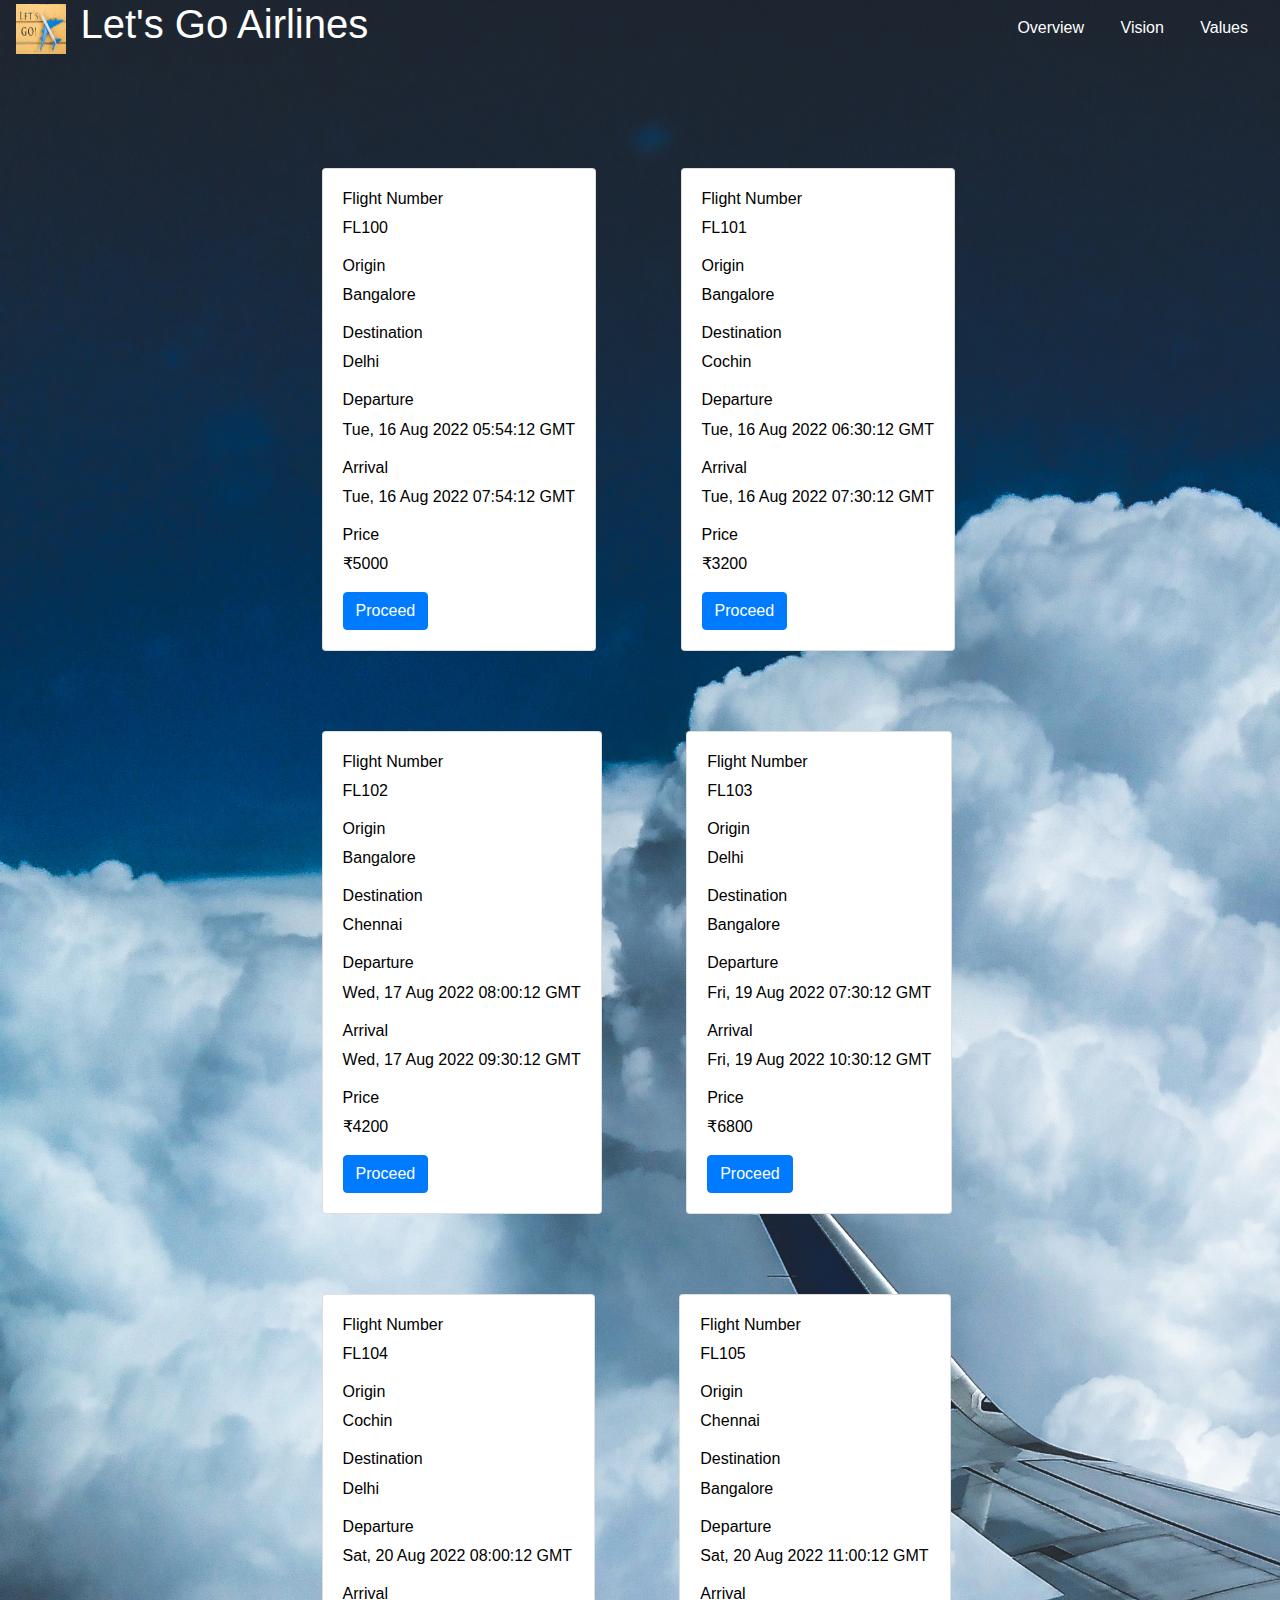
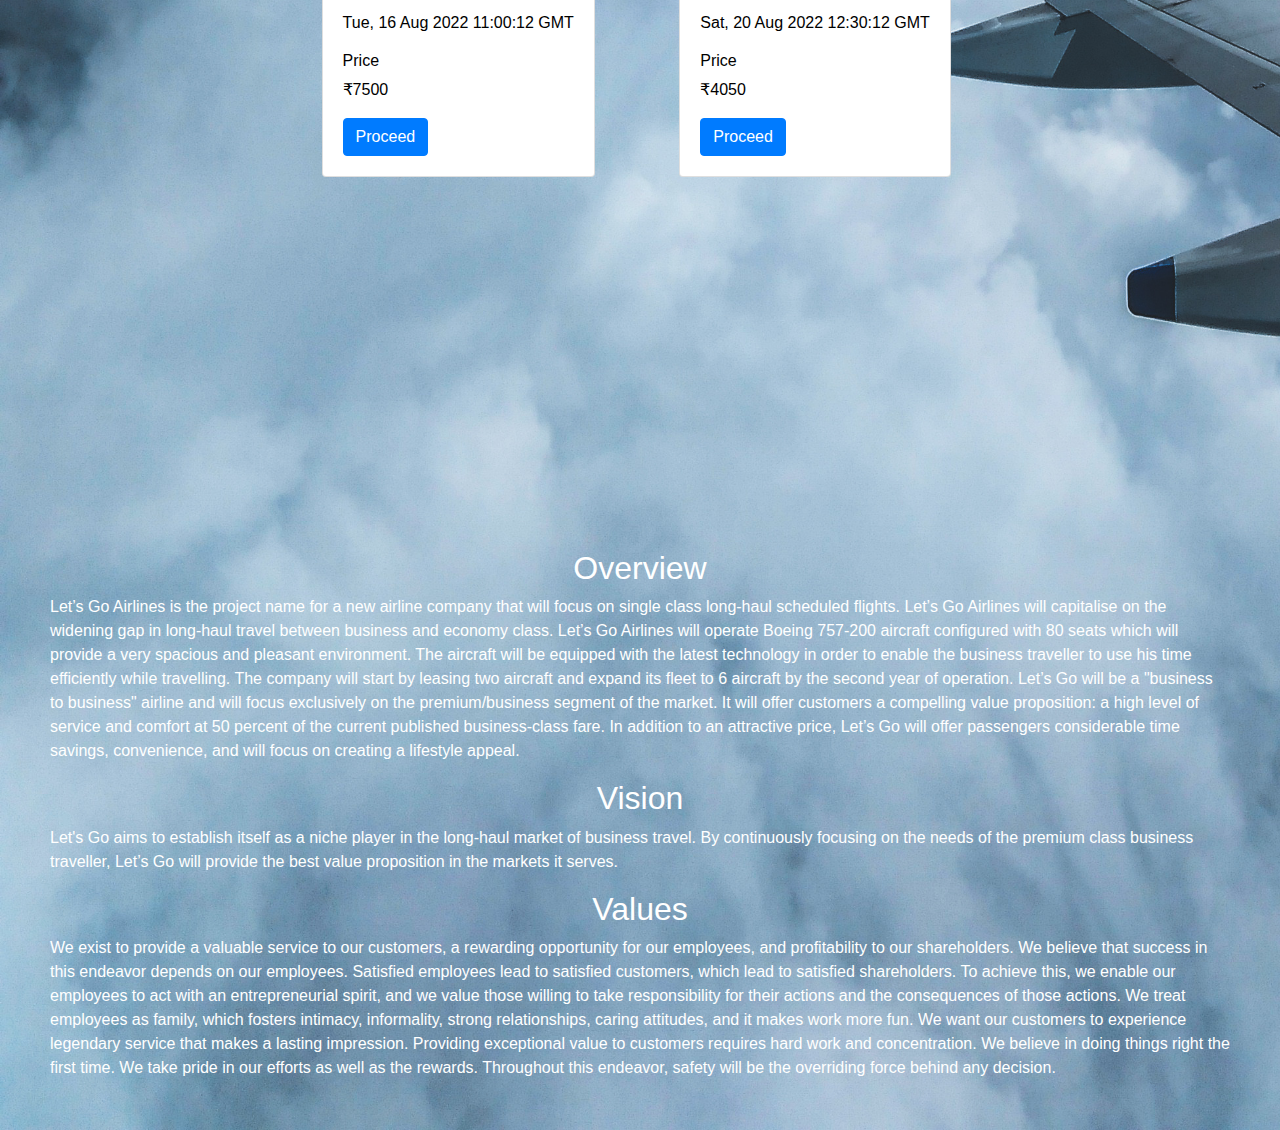
<file: index.html>
<!DOCTYPE html>
<html>
<head>
    <title>Let's Go Airlines</title>
    <link rel="Stylesheet" href="homepage.css"   />
    <link rel="stylesheet" href="https://cdn.jsdelivr.net/npm/bootstrap@4.0.0/dist/css/bootstrap.min.css" integrity="sha384-Gn5384xqQ1aoWXA+058RXPxPg6fy4IWvTNh0E263XmFcJlSAwiGgFAW/dAiS6JXm" crossorigin="anonymous">
</head>

<body>
    <header class="site-header" >
              
        <img id="logo" src="/images/image3.jpg";
        alt="Logo"/>
        <h1 id="siteName">Let's Go Airlines</h1>
      
            <ul id="navbar">
                <li><a href="#One">Overview</a></li>
                <li><a href="#Two">Vision</a></li>
                <li><a href="#Three">Values</a></li>
            </ul>
    </header>

    <main>       
   
    <div class="box">
        <div class="row-row-cols-1 row-cols-md-5 g-4" id="card-collection")>       
        </div>        
    </div>
    
     <div class="wrapper">
        <div id="One">
            <h2>Overview</h2>
            <p>Let’s Go Airlines is the project name for a new airline company that will focus on single class long-haul scheduled flights. Let’s Go Airlines will capitalise on the widening gap in long-haul travel between business and economy class. Let’s Go Airlines will operate Boeing 757-200 aircraft configured with 80 seats which will provide a very spacious and pleasant environment. The aircraft will be equipped with the latest technology in order to enable the business traveller to use his time efficiently while travelling. The company will start by leasing two aircraft and expand its fleet to 6 aircraft by the second year of operation.

            Let’s Go will be a "business to business" airline and will focus exclusively on the premium/business segment of the market. It will offer customers a compelling value proposition: a high level of service and comfort at 50 percent of the current published business-class fare.  In addition to an attractive price, Let’s Go will offer passengers considerable time savings, convenience, and will focus on creating a lifestyle appeal.
            
            </p>
        </div>

        <div id="Two">
        <h2>Vision</h2>
            <p>
                Let's Go aims to establish itself as a niche player in the long-haul market of business travel. By continuously focusing on the needs of the premium class business traveller, Let’s Go will provide the best value proposition in the markets it serves.

            </p>
        </div>

        <div id="Three">
        <h2>Values</h2>
            <p>
                We exist to provide a valuable service to our customers, a rewarding opportunity for our employees, and profitability to our shareholders. We believe that success in this endeavor depends on our employees. Satisfied employees lead to satisfied customers, which lead to satisfied shareholders. To achieve this, we enable our employees to act with an entrepreneurial spirit, and we value those willing to take responsibility for their actions and the consequences of those actions. We treat employees as family, which fosters intimacy, informality, strong relationships, caring attitudes, and it makes work more fun. We want our customers to experience legendary service that makes a lasting impression. Providing exceptional value to customers requires hard work and concentration. We believe in doing things right the first time. We take pride in our efforts as well as the rewards. Throughout this endeavor, safety will be the overriding force behind any decision.
            </p>
        </div>    
   </div>
   <script link src="homepagecopy.js"></script>
    </main>
</body>
</html>
</file>
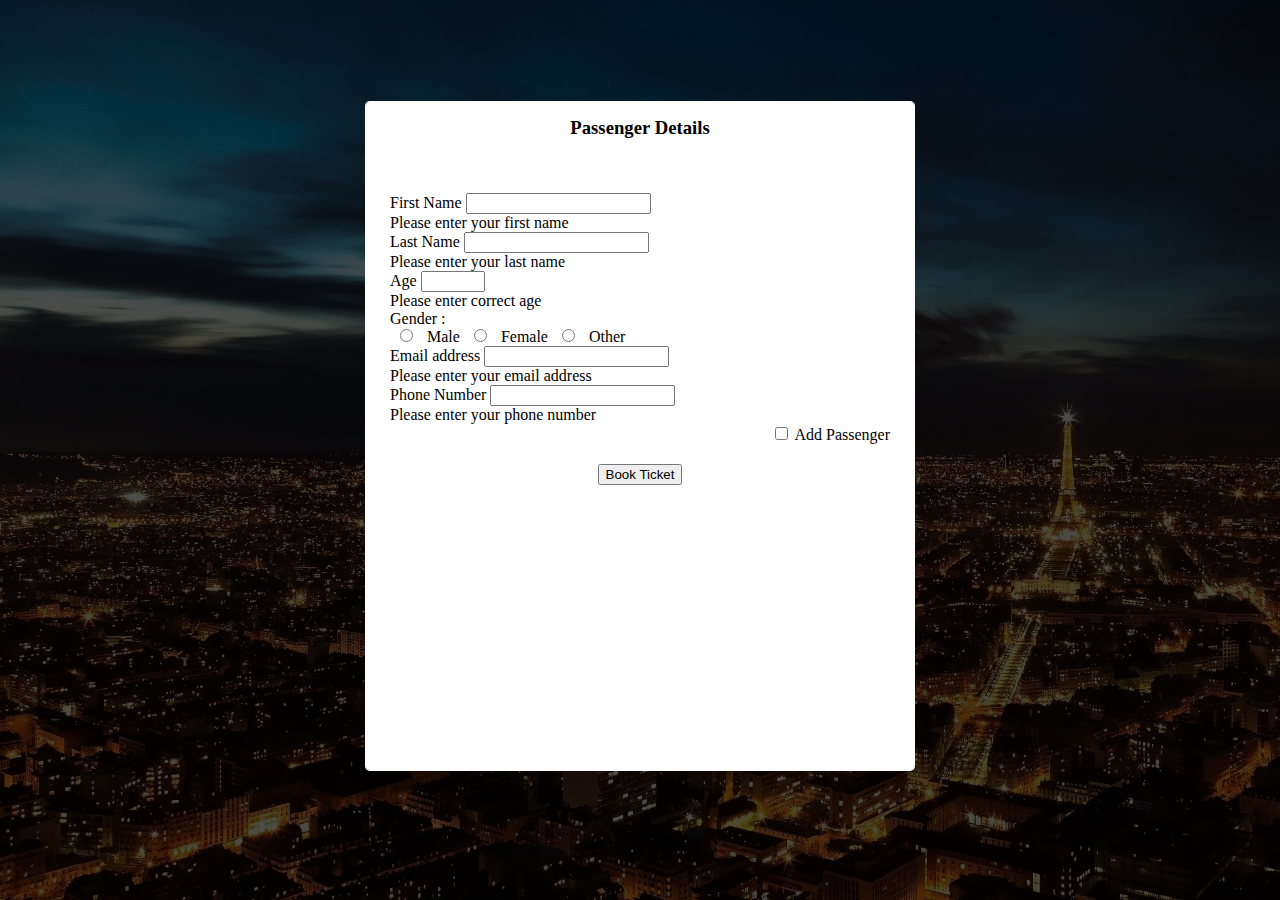
<file: bookingpage.html>
<html>

<head>
  <link rel="icon" type="image/x-icon" href="/images/image2.png" />

  <title>Let's Go Airlines</title>
  <link rel="Stylesheet" href="bookingpage.css" />
  <link href="https://cdn.jsdelivr.net/npm/bootstrap@5.0.2/dist/css/bootstrap.min.css" rel="stylesheet"
    integrity="sha384-EVSTQN3/azprG1Anm3QDgpJLIm9Nao0Yz1ztcQTwFspd3yD65VohhpuuCOmLASjC" crossorigin="anonymous">
</head>

<body>
  <main>
    <div class="box" id="box">
      <h3 id="heading1">Passenger Details</h3>
      <form action="confirmationpage.html" class="needs-validation" onsubmit="store()" novalidate>
        <div class="mb-3">
          <label for="firstName" class="form-label">First Name</label>
          <input type="text" class="form-control" id="firstName" maxlength="20" pattern="[a-zA-Z]+" required>
          <div class="invalid-feedback">
            Please enter your first name
          </div>
        </div>

        <div class="mb-3">
          <label for="lastName" class="form-label">Last Name</label>
          <input type="text" class="form-control" id="lastName" maxlength="20" pattern="[a-zA-Z]+" required>
          <div class="invalid-feedback">
            Please enter your last name
          </div>
        </div>

        <div class="mb-3">
          <label for="age" class="form-label">Age</label>
          <input type="number" class="form-control" id="age" maxlength="3" pattern="[1-9]{3}" min="18" max="150"
            required>
          <div class="invalid-feedback">
            Please enter correct age
          </div>
        </div>

        <div class="mb-3">
          <span>Gender :</span>
          <br>
          <div class="inline-radio" id="rad">
            <input type="radio" id="male" name="gender" value="Male"  >
            <label for="Male">Male</label>
            <input type="radio" id="female" name="gender" value="Female" >
            <label for="female">Female</label>
            <input type="radio" id="other" name="gender" value="Other" >
            <label for="other">Other</label>
          </div>
        </div>

        <div class="mb-3">
          <label for="emailId" ;>Email address</label>
          <input id="emailId" class="form-control" type="email" required aria-describedby="emailHelp" />
          <div class="invalid-feedback">
            Please enter your email address
          </div>
        </div>

        <div class="mb-3">
          <label for="phoneNumber" ;>Phone Number</label>
          <input id="phoneNumber" class="form-control" type="tel number" maxlength="10" pattern="[0-9]{10}" required />
          <div class="invalid-feedback">
            Please enter your phone number
          </div>
        </div>

        <div id="checkAddPassenger">
          <input type="checkbox" id="addPassenger" name="addPassenger" value="yes" onclick="showAddPassenger()">
          <label for="addPassenger">Add Passenger</label>
        </div>

        <div class="button" id="button1">
          <button type="submit" class="btn btn-primary">Book Ticket</button>
        </div>


      </form>


      <form style="display: none;" action="confirmationpage.html" id="form1" onsubmit="storeNew()">
        <h3 id="heading2">Additional Passenger Details</h3>
        <div class="mb-3">
          <label for="firstName1" class="form-label">First Name</label>
          <input type="text" class="form-control" id="firstName1" maxlength="20" pattern="[a-zA-Z]+" required>
          <div class="invalid-feedback">
            Please enter your first name
          </div>
        </div>
        <div class="mb-3">
          <label for="lastName1" class="form-label">Last Name</label>
          <input type="text" class="form-control" id="lastName1" maxlength="20" pattern="[a-zA-Z]+" required>
          <div class="invalid-feedback">
            Please enter your last name
          </div>
        </div>
        <div class="mb-3">
          <label for="age1" class="form-label">Age</label>
          <input type="number" class="form-control" id="age1" maxlength="3" pattern="[1-9]{3}" min="18" max="150"
            required>
          <div class="invalid-feedback">
            Please enter correct age
          </div>
        </div>

        <div class="mb-3">
          <span>Gender :</span>
          <br>
          <div class="inline-radio" id="rad1">
            <input type="radio" id="male1" name="gender" value="Male" >
            <label for="Male">Male</label>
            <input type="radio" id="female1" name="gender" value="Female" >
            <label for="female">Female</label>
            <input type="radio" id="other1" name="gender" value="Other">
            <label for="other">Other</label>
          </div>
        </div>

        <div class="button" id="button2">
          <button type="submit" class="btn btn-primary">Book Ticket</button>
        </div>



      </form>





    </div>
  </main>
</body>
<script src="https://cdn.jsdelivr.net/npm/bootstrap@5.0.2/dist/js/bootstrap.bundle.min.js"
  integrity="sha384-MrcW6ZMFYlzcLA8Nl+NtUVF0sA7MsXsP1UyJoMp4YLEuNSfAP+JcXn/tWtIaxVXM" crossorigin="anonymous"></script>
<script link src="bookingpage.js"></script>

</html>
</file>
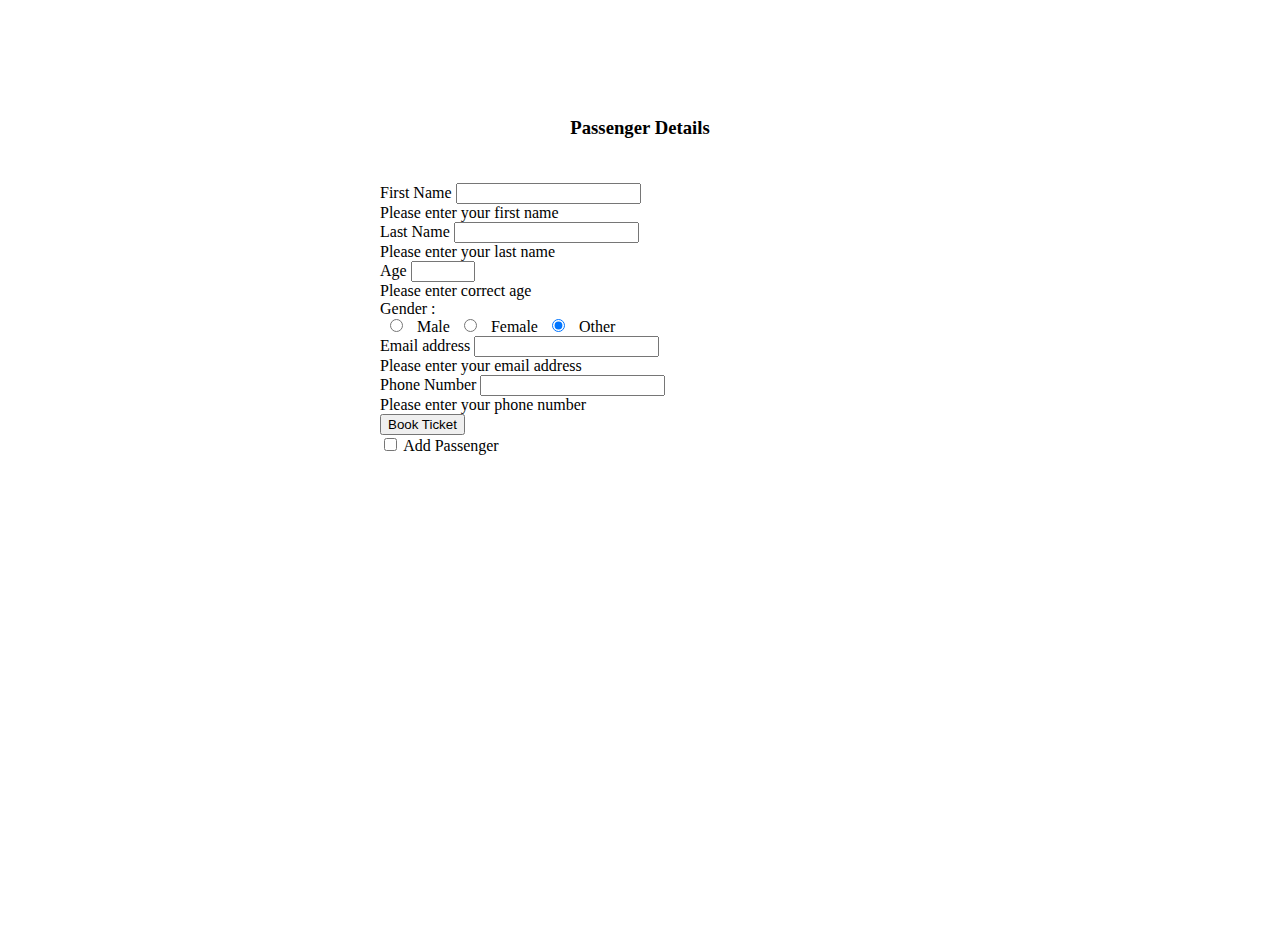
<file: bookingpagecopy.html>
<html>

<head>
  <title>Booking Page</title>
  <link rel="Stylesheet" href="bookingpage copy.css" />
  <link href="https://cdn.jsdelivr.net/npm/bootstrap@5.0.2/dist/css/bootstrap.min.css" rel="stylesheet"
    integrity="sha384-EVSTQN3/azprG1Anm3QDgpJLIm9Nao0Yz1ztcQTwFspd3yD65VohhpuuCOmLASjC" crossorigin="anonymous">
</head>

<body>
  <main>
    <div class="box">
      <h3>Passenger Details</h3>
      <form action="confirmationpage.html" class="needs-validation" onsubmit="store()" novalidate>
        <div class="mb-3">
          <label for="firstName" class="form-label">First Name</label>
          <input type="text" class="form-control" id="firstName" maxlength="20" required>
          <div class="invalid-feedback">
            Please enter your first name
          </div>
        </div>

        <div class="mb-3">
          <label for="lastName" class="form-label">Last Name</label>
          <input type="text" class="form-control" id="lastName" maxlength="20" required>
          <div class="invalid-feedback">
            Please enter your last name
          </div>
        </div>

        <div class="mb-3">
          <label for="age" class="form-label">Age</label>
          <input type="number" class="form-control" id="age" maxlength="3" pattern="[1-9]{3}" min="18" max="150"
            required>
          <div class="invalid-feedback">
            Please enter correct age
          </div>
        </div>

        <div class="mb-3">
          <span>Gender :</span>
          <br>
          <div class="inline-radio" id="rad">
            <input type="radio" id="male" name="gender" value="Male" checked="checked">
            <label for="Male">Male</label>
            <input type="radio" id="female" name="gender" value="Female" checked="checked">
            <label for="female">Female</label>
            <input type="radio" id="other" name="gender" value="Other" checked="checked">
            <label for="other">Other</label>
          </div>
        </div>

        <div class="mb-3">
          <label for="emailId" ;>Email address</label>
          <input id="emailId" class="form-control" type="email" required aria-describedby="emailHelp" />
          <div class="invalid-feedback">
            Please enter your email address
          </div>
        </div>

        <div class="mb-3">
          <label for="phoneNumber" ;>Phone Number</label>
          <input id="phoneNumber" class="form-control" type="tel number" maxlength="10" pattern="[0-9]{10}" required />
          <div class="invalid-feedback">
            Please enter your phone number
          </div>
        </div>

        <div id="button1">
          <button type="submit" class="btn btn-primary">Book Ticket</button>
        </div>

        <div>
          <input type="checkbox" id="addPassenger" name="addPassenger" value="yes" onclick="showAddPassenger()">
          <label for="addPassenger">Add Passenger</label>
        </div>
      </form>

      <form style="display: none;" id="form1">
        <div id="newPassenger">
          <h3>New Passenger</h3>
          <label for="firstName1" class="form-label">First Name</label>
          <input type="text" class="form-control" id="firstName1" maxlength="20" required>
          <div class="invalid-feedback">
            Please enter your first name
          </div>

          <label for="lastName1" class="form-label">Last Name</label>
          <input type="text" class="form-control" id="lastName1" maxlength="20" required>
          <div class="invalid-feedback">
            Please enter your last name
          </div>

          <label for="age1" class="form-label">Age</label>
          <input type="number" class="form-control" id="age1" maxlength="3" pattern="[1-9]{3}" min="18" max="150"
            required>
          <div class="invalid-feedback">
            Please enter correct age
          </div>

          <span>Gender :</span>
          <br>
          <div class="inline-radio" id="rad1">
            <input type="radio" id="male" name="gender" value="Male" checked="checked">
            <label for="Male">Male</label>
            <input type="radio" id="female" name="gender" value="Female" checked="checked">
            <label for="female">Female</label>
            <input type="radio" id="other" name="gender" value="Other" checked="checked">
            <label for="other">Other</label>
          </div>

          <div id="button2">
            <button type="submit" class="btn btn-primary">Book Ticket</button>
          </div>

        </div>

      </form>




    </div>
  </main>
</body>
<script src="https://cdn.jsdelivr.net/npm/bootstrap@5.0.2/dist/js/bootstrap.bundle.min.js"
  integrity="sha384-MrcW6ZMFYlzcLA8Nl+NtUVF0sA7MsXsP1UyJoMp4YLEuNSfAP+JcXn/tWtIaxVXM" crossorigin="anonymous"></script>
<script link src="bookingpagecopy.js"></script>

</html>
</file>
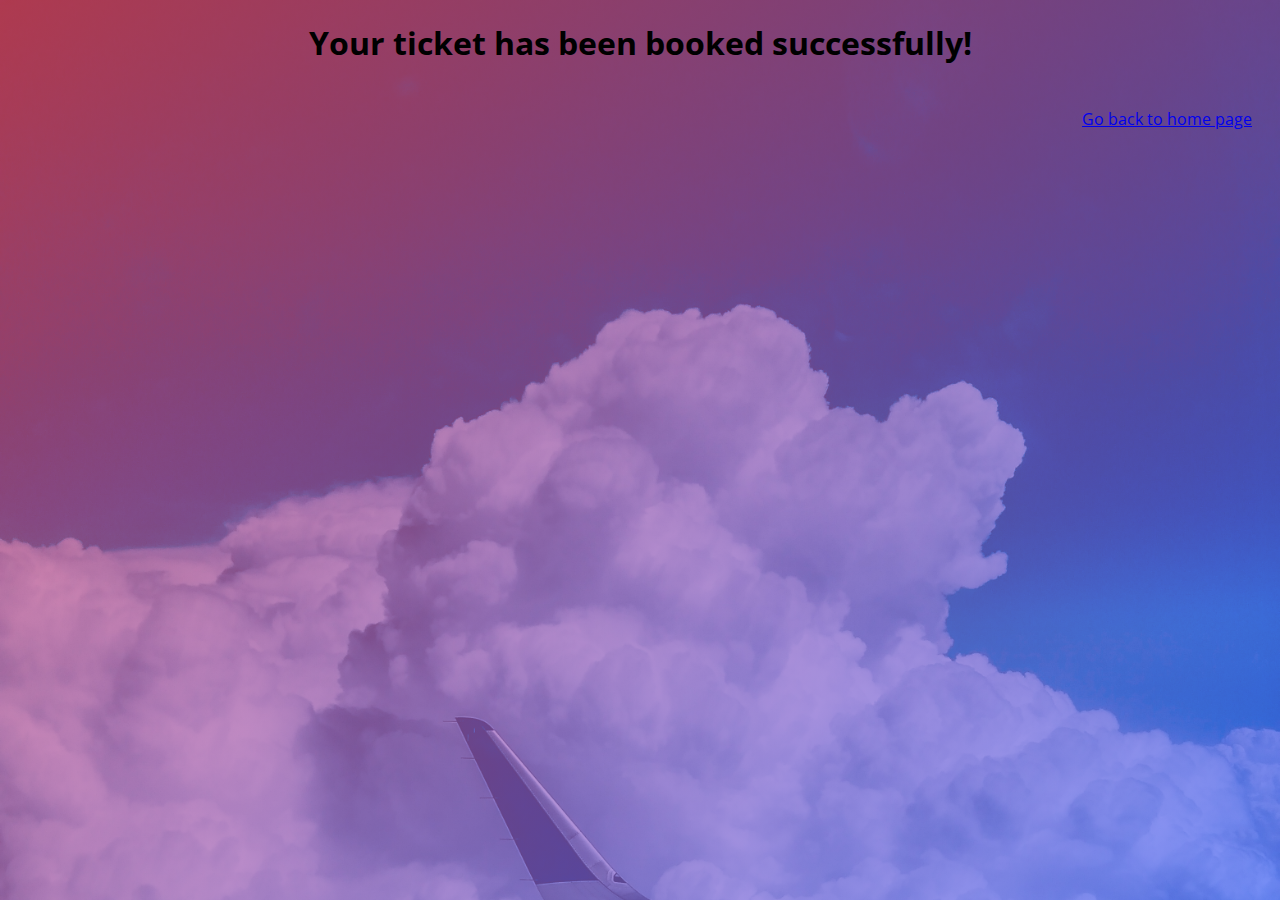
<file: confirmationpage.html>
<!DOCTYPE html>
<html lang="en">
<head>
    <meta charset="UTF-8">
    <meta http-equiv="X-UA-Compatible" content="IE=edge">
    <meta name="viewport" content="width=device-width, initial-scale=1.0">
    <title>Let's Go Airlines</title>
    <link rel="Stylesheet" href="cf.css"   />

</head>
<body>
    <header>
        <h1>Your ticket has been booked successfully!</h1>
    </header><br>
    <main>     

    <div class="book">
        <div class="row row-cols-1 row-cols-md-3 g-4" id="card-collection"> </div>
    </div>

    <div id= "homepage">
        <a  href="index.html">Go back to home page</a> 
    </div> 
    </main>
    
</body>
<script link src="confirmationpage.js"></script>

</html>
</file>
<file: homepage.css>
html{
    scroll-behavior: smooth;

}

#logo{
width:50px;
height: 50px;
margin-left: 16px;
margin-right: 10px;
margin-bottom:10px;
}


body{
    background-image: url('images/sky1.jpeg ') ;
 
    background-size: cover;
    
}

header{
    display:inline;
    color: white;
    }

header #Logo, header #siteName, header #navbar{
    display:inline;
  
}


#navbar{
    margin-top:16px;
    padding-right: 16px;;
    float:right;
}

#navbar li{
    list-style-type: none;
    padding: 16px;
    display:inline;
}

#navbar li a{
    color: white;
    text-decoration: none;
}

.card{
    margin-bottom: 20px;
    margin: 40px;
}

.card-body{
    color:black;
}

#One,#Two,#Three{
  color:white;
}

.wrapper{
    margin: 50px;
}

h2{
    text-align: center;
}


#card-collection .card{ 
    
    display:inline-block;
}


#card-collection {
    padding: 22%;
    padding-top: 5%;
}
</file>
<file: bookingpage.css>
body {
    background-image: linear-gradient(rgba(0, 0, 0, 0.7), rgba(0, 0, 0, 0.7)), url('images/cityview2.jpg');
    background-size: cover;
    background-attachment: fixed;
    color: black;
}


.box {
    width: 550px;
    height: 670px;
    margin: 8% auto;
    background: #fff;
    border-radius: 5px;
    position: relative;
}


#heading1 {
    text-align: center;
    padding-top: 16px;
    padding-bottom: 10px;
}

#heading2 {
    text-align: center;
    padding-bottom: 20px;
}


.center {
    position: absolute;
    left: 0;
    right: 0;
    margin: auto;
}

form {
    padding: 25px;
}

input[type="radio"] {
    margin: 0 10px 0 10px;
}



.button {
    margin-top: 20px;
    text-align: center;
}

#checkAddPassenger {
    text-align: right;
}

/*
.details {
    font-size: 20px;
    display: grid;
    grid-template-columns: auto auto;
    grid-gap: 20px;
    
}

form input{
    width:100%;
    padding:10px 5px;
    margin: 5px 0;
    border:0;
    border-top: 1px solid #999;  
    outline:none;
    background :transparent;
}

.inline-radio{
    display:flex;
    justify-content:start;

}*/
</file>
<file: bookingpage copy.css>
body{
    /*background-image: linear-gradient(rgba(0,0,0,0.7),rgba(0,0,0,0.7)), url('images/cityview2.jpg');
    background-size: cover;
    background-attachment: fixed;*/
    color: black;
}


.box{
    width:550px;
    height:750px;
    margin:8% auto;
    background: #fff;
    border-radius: 5px;
    position: relative;
}

h3{
    text-align: center;
    padding-top: 16px;
    padding-bottom: 10px;
}


.center {
    position: absolute;
    left: 0;
    right: 0;
    margin: auto;  
  }

form{
    padding: 15px;
}

input[type="radio"]{
    margin: 0 10px 0 10px;
  }

#button{
    padding:20px;
    text-align: center;
}
/*
.details {
    font-size: 20px;
    display: grid;
    grid-template-columns: auto auto;
    grid-gap: 20px;
    
}

form input{
    width:100%;
    padding:10px 5px;
    margin: 5px 0;
    border:0;
    border-top: 1px solid #999;  
    outline:none;
    background :transparent;
}

.inline-radio{
    display:flex;
    justify-content:start;

}*/
</file>
<file: cf.css>
@import url('https://fonts.googleapis.com/css?family=Open+Sans&dispay=swap');

:root{
    --primary: hsl(351, 97%, 63%,0.65);
    --secondary: hsl(230, 96%, 62%,0.65);
}

body{
    font-family: 'Open Sans', sans-serif;
    background-image: linear-gradient(135deg, var(--primary), var(--secondary)), url('images/sky1.jpeg ') ;
    background-size: cover;
    background-attachment: fixed;
}
header{
    text-align: center;
}

.final_info{
    
    padding-top: 16px ;
    border: 3px solid black;
    padding-bottom: 16px ;
    margin-left: 780px;
    margin-right: 780px;
    background-color:lightgray;
    text-align: center;
}

#homepage{
    text-align: right;
    margin-right: 20px;
}
</file>
